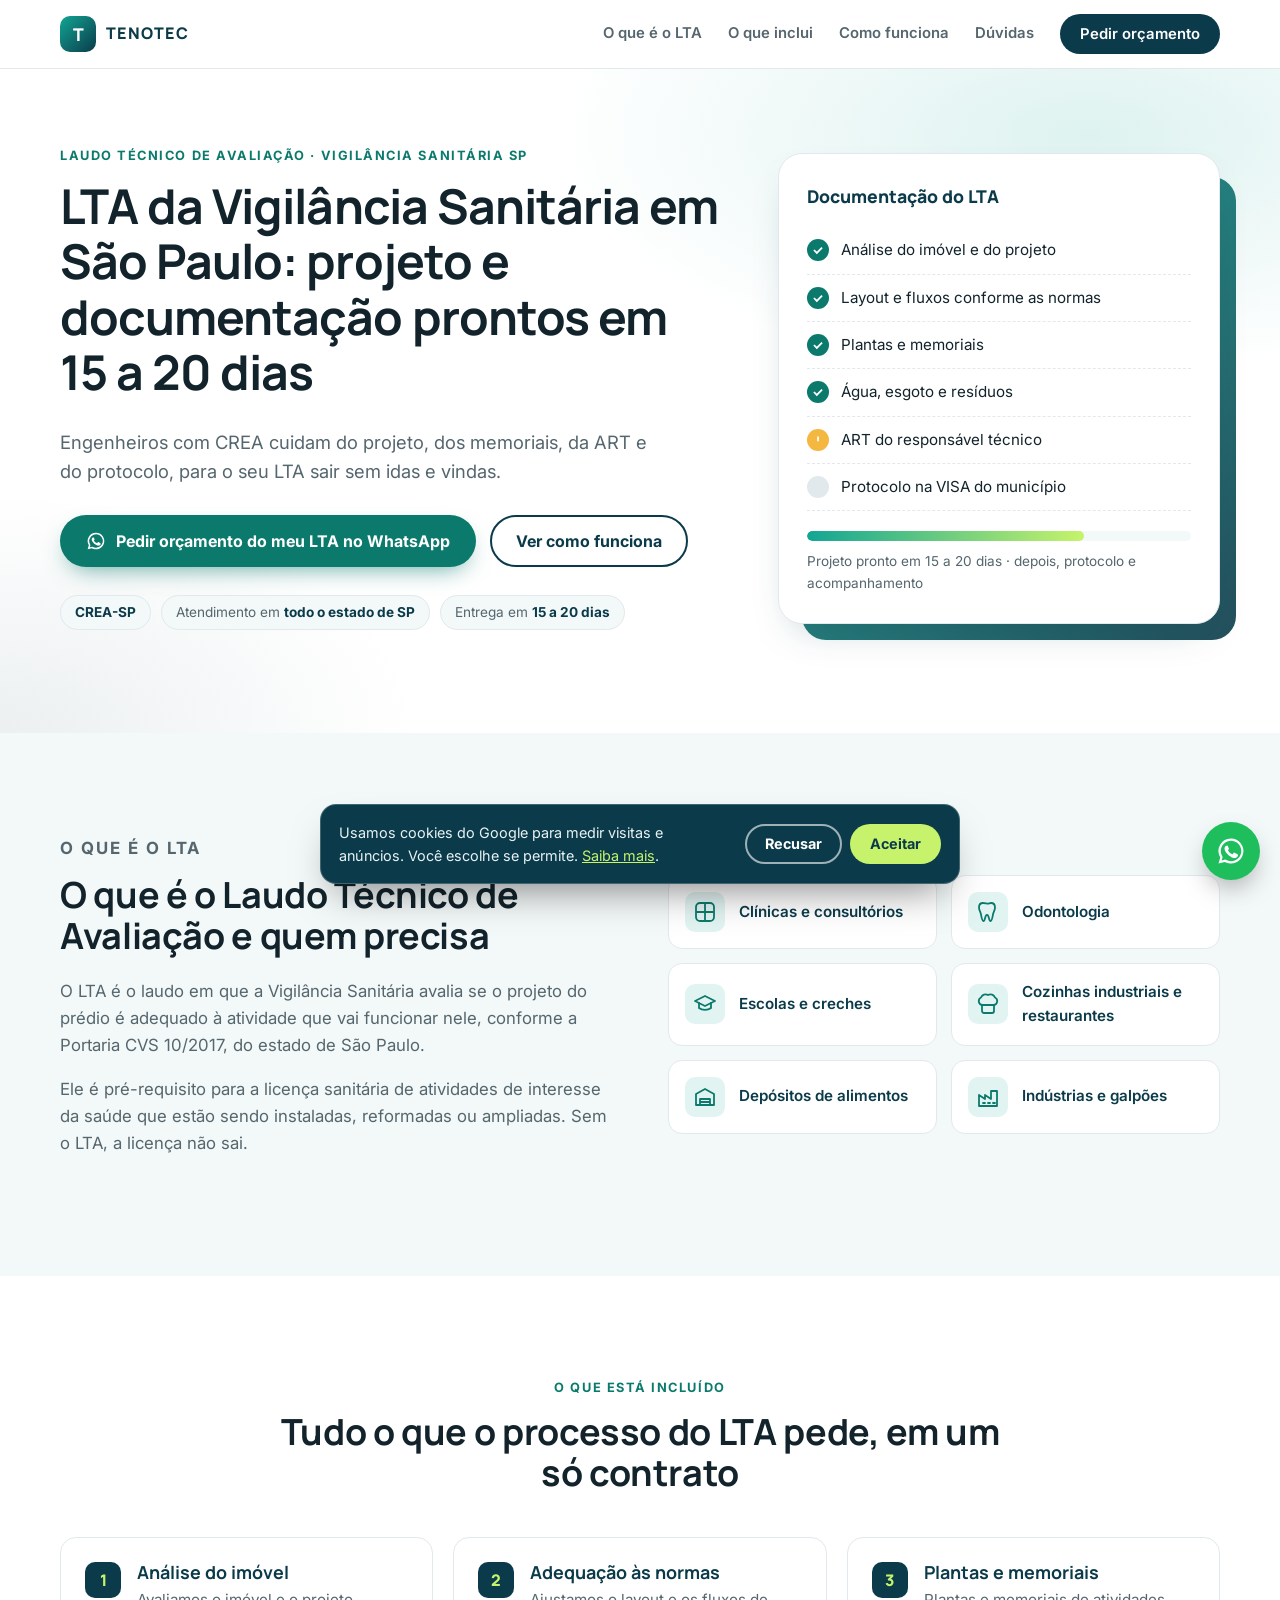
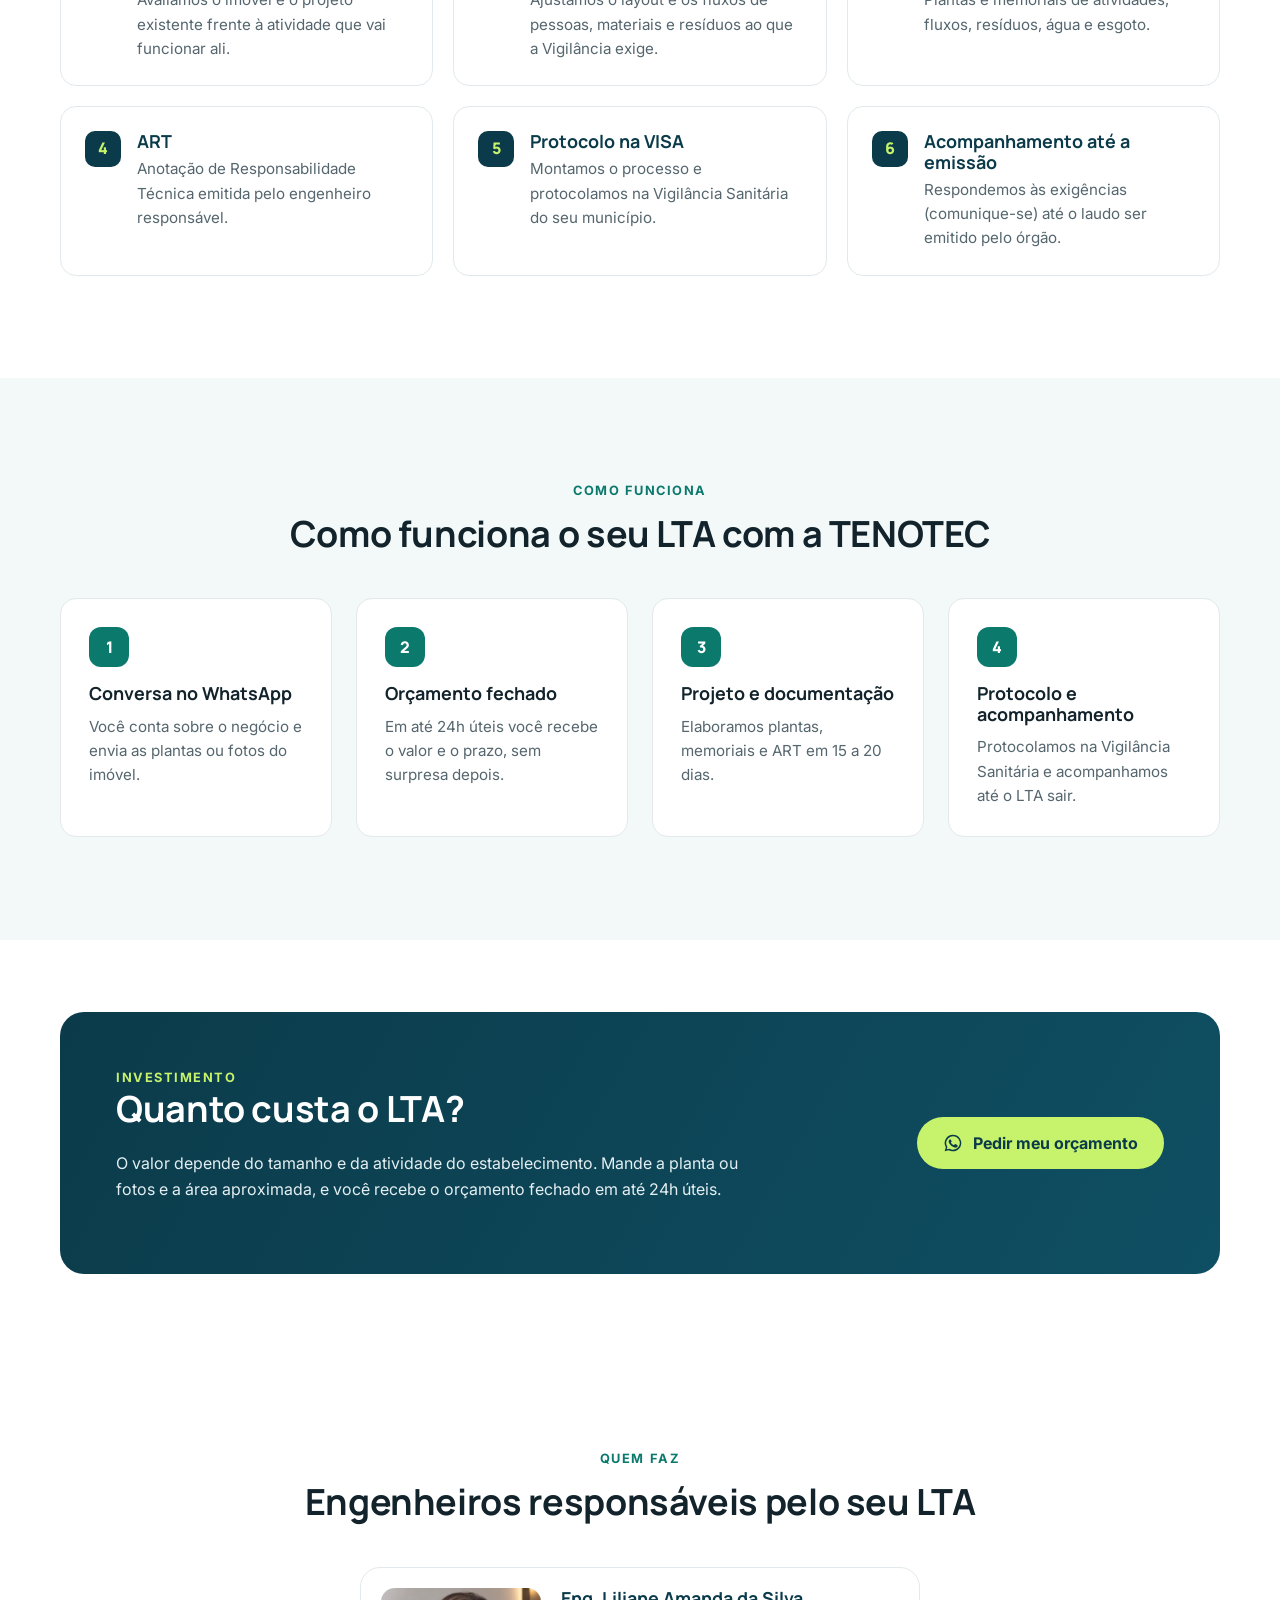
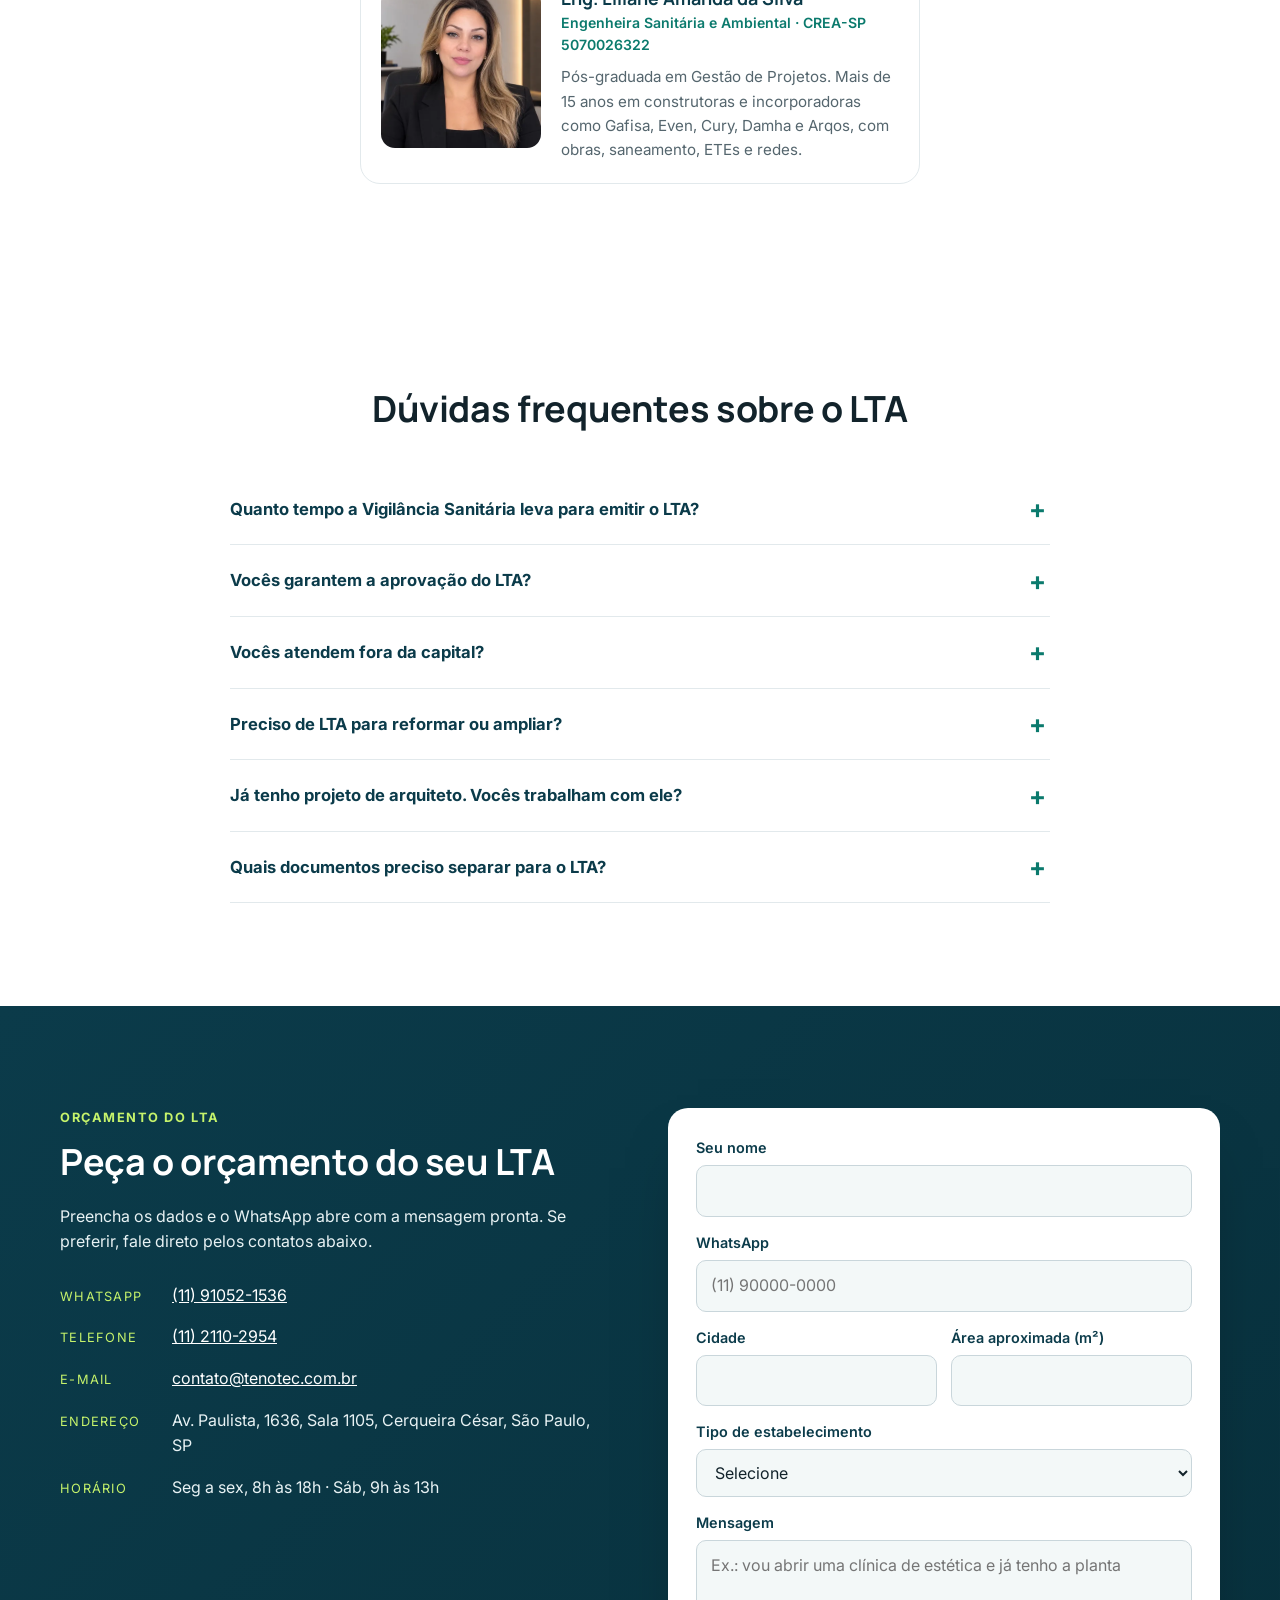
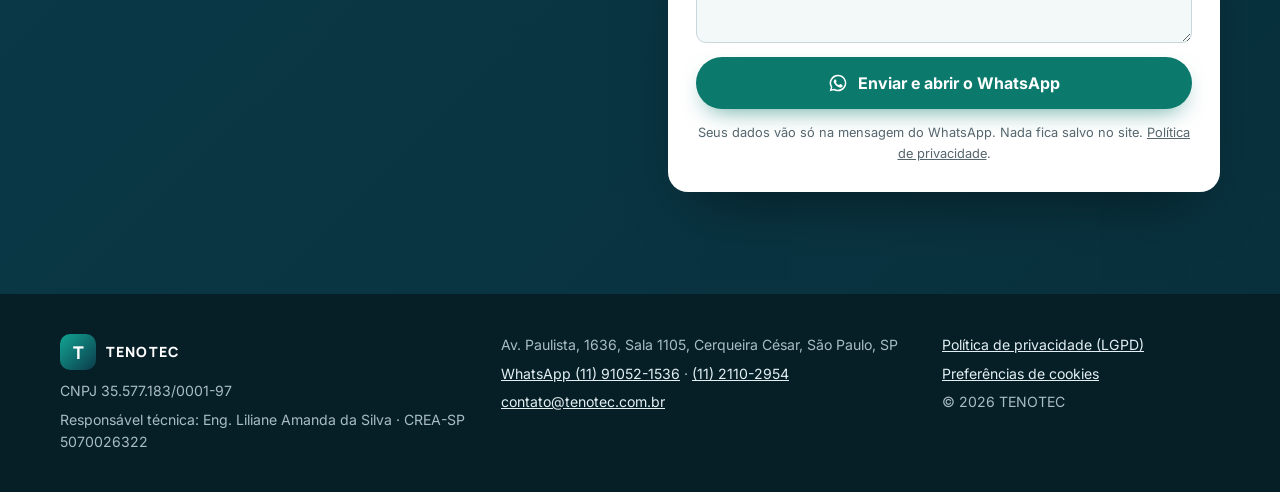
<file: index.html>
<!doctype html>
<html lang="pt-BR">
<head>
  <meta charset="utf-8">
  <meta name="viewport" content="width=device-width, initial-scale=1">
  <title>LTA Vigilância Sanitária SP | Laudo Técnico de Avaliação | TENOTEC</title>
  <meta name="description" content="LTA da Vigilância Sanitária em SP: projeto, memoriais, ART e protocolo feitos por engenheiros com CREA. Documentação pronta em 15 a 20 dias.">
  <link rel="canonical" href="https://lta.tenotec.com.br/">
  <meta name="robots" content="index, follow">
  <meta name="theme-color" content="#0b3b4a">

  <meta property="og:type" content="website">
  <meta property="og:locale" content="pt_BR">
  <meta property="og:site_name" content="TENOTEC">
  <meta property="og:url" content="https://lta.tenotec.com.br/">
  <meta property="og:title" content="LTA da Vigilância Sanitária em SP | TENOTEC">
  <meta property="og:description" content="Projeto, memoriais, ART e protocolo do Laudo Técnico de Avaliação feitos por engenheiros com CREA. Documentação em 15 a 20 dias.">
  <meta property="og:image" content="https://lta.tenotec.com.br/img/og-lta.jpg">
  <meta property="og:image:width" content="1200">
  <meta property="og:image:height" content="630">
  <meta property="og:image:alt" content="TENOTEC: LTA da Vigilância Sanitária em São Paulo">
  <meta name="twitter:card" content="summary_large_image">
  <meta name="twitter:title" content="LTA da Vigilância Sanitária em SP | TENOTEC">
  <meta name="twitter:description" content="Projeto, memoriais, ART e protocolo do LTA feitos por engenheiros com CREA. Documentação em 15 a 20 dias.">
  <meta name="twitter:image" content="https://lta.tenotec.com.br/img/og-lta.jpg">

  <link rel="icon" href="/favicon.svg" type="image/svg+xml">
  <link rel="preconnect" href="https://fonts.googleapis.com">
  <link rel="preconnect" href="https://fonts.gstatic.com" crossorigin>
  <link rel="preload" as="style" href="https://fonts.googleapis.com/css2?family=Inter:wght@400;600;700&family=Manrope:wght@700;800&display=swap" onload="this.onload=null;this.rel='stylesheet'">
  <noscript><link rel="stylesheet" href="https://fonts.googleapis.com/css2?family=Inter:wght@400;600;700&family=Manrope:wght@700;800&display=swap"></noscript>
  <link rel="stylesheet" href="/styles.css">

  <!-- IDs do Google ficam em config.js. Sem IDs, nada é carregado. -->
  <script src="/config.js"></script>
  <script src="/tracking.js"></script>

  <script type="application/ld+json">
  {
    "@context": "https://schema.org",
    "@type": "ProfessionalService",
    "@id": "https://lta.tenotec.com.br/#empresa",
    "name": "TENOTEC",
    "url": "https://lta.tenotec.com.br/",
    "image": "https://lta.tenotec.com.br/img/og-lta.jpg",
    "logo": "https://lta.tenotec.com.br/favicon.svg",
    "description": "Projeto e documentação para o Laudo Técnico de Avaliação (LTA) da Vigilância Sanitária no estado de São Paulo.",
    "telephone": "+55-11-2110-2954",
    "email": "contato@tenotec.com.br",
    "taxID": "35.577.183/0001-97",
    "address": {
      "@type": "PostalAddress",
      "streetAddress": "Av. Paulista, 1636, Sala 1105",
      "addressLocality": "São Paulo",
      "addressRegion": "SP",
      "postalCode": "01310-200",
      "addressCountry": "BR"
    },
    "openingHoursSpecification": [
      { "@type": "OpeningHoursSpecification", "dayOfWeek": ["Monday", "Tuesday", "Wednesday", "Thursday", "Friday"], "opens": "08:00", "closes": "18:00" },
      { "@type": "OpeningHoursSpecification", "dayOfWeek": "Saturday", "opens": "09:00", "closes": "13:00" }
    ],
    "areaServed": { "@type": "State", "name": "São Paulo (estado)" },
    "employee": {
      "@type": "Person",
      "name": "Liliane Amanda da Silva",
      "jobTitle": "Engenheira Sanitária e Ambiental",
      "identifier": "CREA-SP 5070026322"
    },
    "makesOffer": {
      "@type": "Offer",
      "itemOffered": {
        "@type": "Service",
        "name": "Laudo Técnico de Avaliação (LTA)",
        "serviceType": "Projeto e documentação para LTA da Vigilância Sanitária",
        "areaServed": { "@type": "State", "name": "São Paulo (estado)" }
      }
    }
  }
  </script>
  <script type="application/ld+json">
  {
    "@context": "https://schema.org",
    "@type": "FAQPage",
    "mainEntity": [
      { "@type": "Question", "name": "Quanto tempo a Vigilância Sanitária leva para emitir o LTA?",
        "acceptedAnswer": { "@type": "Answer", "text": "Depende do município e da fila de análise do órgão, por isso não prometemos prazo da Vigilância. Nossa parte, o projeto e a documentação, fica pronta em 15 a 20 dias. Depois do protocolo, acompanhamos o processo e respondemos às exigências até a emissão do laudo." } },
      { "@type": "Question", "name": "Vocês garantem a aprovação do LTA?",
        "acceptedAnswer": { "@type": "Answer", "text": "Não. Quem analisa e emite o Laudo Técnico de Avaliação é a Vigilância Sanitária, estadual ou municipal. Garantimos projeto e documentação feitos conforme as normas e o atendimento a todas as exigências do processo." } },
      { "@type": "Question", "name": "Vocês atendem fora da capital?",
        "acceptedAnswer": { "@type": "Answer", "text": "Sim. Atendemos todo o estado de São Paulo. Boa parte do trabalho é feita a partir de plantas e fotos, e fazemos visita presencial quando o caso pede." } },
      { "@type": "Question", "name": "Preciso de LTA para reformar ou ampliar?",
        "acceptedAnswer": { "@type": "Answer", "text": "Na maioria dos casos, sim. Para atividades de interesse da saúde, o LTA é exigido na instalação, na reforma e na ampliação do estabelecimento. Conte o que vai mudar no imóvel e dizemos se o seu caso precisa." } },
      { "@type": "Question", "name": "Já tenho projeto de arquiteto. Vocês trabalham com ele?",
        "acceptedAnswer": { "@type": "Answer", "text": "Sim. Partimos do projeto existente e fazemos as adequações de layout e fluxos que a Vigilância exige, além dos memoriais, da ART e do protocolo. Arquitetos e contadores também nos indicam para cuidar dessa parte." } },
      { "@type": "Question", "name": "Quais documentos preciso separar para o LTA?",
        "acceptedAnswer": { "@type": "Answer", "text": "Para o orçamento, basta a planta do imóvel (se tiver) ou fotos dos ambientes, o endereço, a área aproximada e a atividade do negócio. Para o processo, pedimos CNPJ e CNAE, dados do imóvel e a descrição do que funciona em cada ambiente. Enviamos a lista completa junto com o orçamento." } }
    ]
  }
  </script>
</head>
<body data-segmento="" data-cidade="">

<a class="skip-link" href="#conteudo">Pular para o conteúdo</a>

<header class="topbar" id="topo">
  <div class="container topbar__inner">
    <a href="#topo" class="brand" aria-label="TENOTEC, voltar ao início">
      <span class="brand__mark" aria-hidden="true">T</span>
      <span class="brand__name">TENOTEC</span>
    </a>
    <nav class="nav" aria-label="Principal">
      <a href="#o-que-e">O que é o LTA</a>
      <a href="#incluido">O que inclui</a>
      <a href="#como-funciona">Como funciona</a>
      <a href="#faq">Dúvidas</a>
      <a href="#orcamento" class="btn btn--small">Pedir orçamento</a>
    </nav>
    <button class="menu-toggle" type="button" aria-label="Abrir menu" aria-expanded="false" aria-controls="mobile-nav">
      <span></span><span></span><span></span>
    </button>
  </div>
  <nav class="mobile-nav" id="mobile-nav" aria-label="Menu">
    <a href="#o-que-e">O que é o LTA</a>
    <a href="#incluido">O que inclui</a>
    <a href="#como-funciona">Como funciona</a>
    <a href="#investimento">Investimento</a>
    <a href="#faq">Dúvidas</a>
    <a href="#orcamento">Pedir orçamento</a>
  </nav>
</header>

<main id="conteudo">

  <!-- 1. HERO -->
  <section class="hero">
    <div class="container hero__grid">
      <div class="hero__text">
        <p class="eyebrow">Laudo Técnico de Avaliação · Vigilância Sanitária SP</p>
        <h1>LTA da Vigilância Sanitária em São Paulo: projeto e documentação prontos em 15 a 20 dias</h1>
        <p class="lead">Engenheiros com CREA cuidam do projeto, dos memoriais, da ART e do protocolo, para o seu LTA sair sem idas e vindas.</p>
        <div class="hero__cta">
          <a class="btn btn--primary" href="https://wa.me/5511910521536" data-wa data-cta="hero" target="_blank" rel="noopener">
            <svg viewBox="0 0 24 24" aria-hidden="true"><use href="#i-wa"/></svg>
            Pedir orçamento do meu LTA no WhatsApp
          </a>
          <a class="btn btn--ghost" href="#como-funciona">Ver como funciona</a>
        </div>
        <ul class="hero__badges" aria-label="Diferenciais">
          <li><strong>CREA-SP</strong></li>
          <li>Atendimento em <strong>todo o estado de SP</strong></li>
          <li>Entrega em <strong>15 a 20 dias</strong></li>
        </ul>
      </div>
      <div class="hero__card" aria-hidden="true">
        <div class="checklist">
          <p class="checklist__title">Documentação do LTA</p>
          <ul>
            <li class="ok">Análise do imóvel e do projeto</li>
            <li class="ok">Layout e fluxos conforme as normas</li>
            <li class="ok">Plantas e memoriais</li>
            <li class="ok">Água, esgoto e resíduos</li>
            <li class="warn">ART do responsável técnico</li>
            <li class="todo">Protocolo na VISA do município</li>
          </ul>
          <div class="checklist__bar"><span style="width:72%"></span></div>
          <p class="checklist__foot">Projeto pronto em 15 a 20 dias · depois, protocolo e acompanhamento</p>
        </div>
      </div>
    </div>
  </section>

  <!-- 2. O QUE É -->
  <section class="what" id="o-que-e">
    <div class="container what__grid">
      <div>
        <p class="eyebrow">O que é o LTA</p>
        <h2>O que é o Laudo Técnico de Avaliação e quem precisa</h2>
        <p>O LTA é o laudo em que a Vigilância Sanitária avalia se o projeto do prédio é adequado à atividade que vai funcionar nele, conforme a Portaria CVS 10/2017, do estado de São Paulo.</p>
        <p>Ele é pré-requisito para a licença sanitária de atividades de interesse da saúde que estão sendo instaladas, reformadas ou ampliadas. Sem o LTA, a licença não sai.</p>
      </div>
      <ul class="segments" aria-label="Estabelecimentos que precisam de LTA">
        <li><svg viewBox="0 0 24 24" aria-hidden="true"><path d="M12 4v16M4 12h16"/><rect x="3" y="3" width="18" height="18" rx="4"/></svg>Clínicas e consultórios</li>
        <li><svg viewBox="0 0 24 24" aria-hidden="true"><path d="M7 3c-2.5 0-4 2-4 4.5 0 3 1.5 4 2 7 .5 3 1 6.5 2.5 6.5S9 17 10 15.5c.5-.8 1.5-.8 2 0 1 1.5 1 5.5 2.5 5.5s2-3.5 2.5-6.5c.5-3 2-4 2-7C19 5 17.5 3 15 3c-1.5 0-2 .7-3 .7S8.5 3 7 3z"/></svg>Odontologia</li>
        <li><svg viewBox="0 0 24 24" aria-hidden="true"><path d="M2 9l10-5 10 5-10 5z"/><path d="M6 11v5c3 2.5 9 2.5 12 0v-5"/></svg>Escolas e creches</li>
        <li><svg viewBox="0 0 24 24" aria-hidden="true"><path d="M6 13h12v6a2 2 0 0 1-2 2H8a2 2 0 0 1-2-2z"/><path d="M6 13a4 4 0 0 1-1-7.5A5 5 0 0 1 12 3a5 5 0 0 1 7 2.5A4 4 0 0 1 18 13"/></svg>Cozinhas industriais e restaurantes</li>
        <li><svg viewBox="0 0 24 24" aria-hidden="true"><path d="M3 9l9-5 9 5v11H3z"/><path d="M7 20v-6h10v6M7 17h10"/></svg>Depósitos de alimentos</li>
        <li><svg viewBox="0 0 24 24" aria-hidden="true"><path d="M3 21V10l6 4V10l6 4V6h6v15z"/><path d="M7 18h2M12 18h2M17 18h2"/></svg>Indústrias e galpões</li>
      </ul>
    </div>
  </section>

  <!-- 3. O QUE ESTÁ INCLUÍDO -->
  <section class="services" id="incluido">
    <div class="container">
      <p class="eyebrow center">O que está incluído</p>
      <h2 class="section-title">Tudo o que o processo do LTA pede, em um só contrato</h2>
      <ol class="included">
        <li><span class="included__n">1</span><div><h3>Análise do imóvel</h3><p>Avaliamos o imóvel e o projeto existente frente à atividade que vai funcionar ali.</p></div></li>
        <li><span class="included__n">2</span><div><h3>Adequação às normas</h3><p>Ajustamos o layout e os fluxos de pessoas, materiais e resíduos ao que a Vigilância exige.</p></div></li>
        <li><span class="included__n">3</span><div><h3>Plantas e memoriais</h3><p>Plantas e memoriais de atividades, fluxos, resíduos, água e esgoto.</p></div></li>
        <li><span class="included__n">4</span><div><h3>ART</h3><p>Anotação de Responsabilidade Técnica emitida pelo engenheiro responsável.</p></div></li>
        <li><span class="included__n">5</span><div><h3>Protocolo na VISA</h3><p>Montamos o processo e protocolamos na Vigilância Sanitária do seu município.</p></div></li>
        <li><span class="included__n">6</span><div><h3>Acompanhamento até a emissão</h3><p>Respondemos às exigências (comunique-se) até o laudo ser emitido pelo órgão.</p></div></li>
      </ol>
      <!-- PENDENTE: confirmar a garantia com a TENOTEC antes de exibir -->
      <p class="guarantee pending" data-pending="Garantia de ajustes sem custo">
        <svg viewBox="0 0 24 24" aria-hidden="true"><path d="M9 11l2 2 4-4M12 3l7 3v5c0 4.5-3 8.5-7 10-4-1.5-7-5.5-7-10V6l7-3z"/></svg>
        Se a Vigilância pedir ajustes no projeto que entregamos, fazemos sem custo adicional.
      </p>
    </div>
  </section>

  <!-- 4. COMO FUNCIONA -->
  <section class="steps" id="como-funciona">
    <div class="container">
      <p class="eyebrow center">Como funciona</p>
      <h2 class="section-title">Como funciona o seu LTA com a TENOTEC</h2>
      <ol class="steps__list">
        <li><span class="step__n">1</span><h3>Conversa no WhatsApp</h3><p>Você conta sobre o negócio e envia as plantas ou fotos do imóvel.</p></li>
        <li><span class="step__n">2</span><h3>Orçamento fechado</h3><p>Em até 24h úteis você recebe o valor e o prazo, sem surpresa depois.</p></li>
        <li><span class="step__n">3</span><h3>Projeto e documentação</h3><p>Elaboramos plantas, memoriais e ART em 15 a 20 dias.</p></li>
        <li><span class="step__n">4</span><h3>Protocolo e acompanhamento</h3><p>Protocolamos na Vigilância Sanitária e acompanhamos até o LTA sair.</p></li>
      </ol>
    </div>
  </section>

  <!-- 5. INVESTIMENTO -->
  <section class="invest" id="investimento">
    <div class="container invest__box">
      <div>
        <p class="eyebrow light">Investimento</p>
        <h2>Quanto custa o LTA?</h2>
        <p>O valor depende do tamanho e da atividade do estabelecimento. Mande a planta ou fotos e a área aproximada, e você recebe o orçamento fechado em até 24h úteis.</p>
        <!-- PENDENTE: confirmar preço e forma de pagamento com a TENOTEC antes de exibir -->
        <ul class="invest__list">
          <li class="pending" data-pending="Preço a partir de">Consultórios a partir de <strong>R$ 3.000</strong>.</li>
          <li class="pending" data-pending="Forma de pagamento">Pagamento em duas partes: <strong>50% na contratação e 50% na entrega</strong>.</li>
        </ul>
      </div>
      <a class="btn btn--lime" href="https://wa.me/5511910521536" data-wa data-cta="investimento" target="_blank" rel="noopener">
        <svg viewBox="0 0 24 24" aria-hidden="true"><use href="#i-wa"/></svg>
        Pedir meu orçamento
      </a>
    </div>
  </section>

  <!-- 6. QUEM FAZ -->
  <section class="team" id="quem-faz">
    <div class="container">
      <p class="eyebrow center">Quem faz</p>
      <h2 class="section-title">Engenheiros responsáveis pelo seu LTA</h2>
      <div class="team__grid">
        <article class="person">
          <picture>
            <source srcset="/img/liliane.webp" type="image/webp">
            <img src="/liliane.jpg" alt="Eng. Liliane Amanda da Silva" width="480" height="480" loading="lazy" decoding="async">
          </picture>
          <div class="person__body">
            <h3>Eng. Liliane Amanda da Silva</h3>
            <p class="person__role">Engenheira Sanitária e Ambiental · CREA-SP 5070026322</p>
            <p>Pós-graduada em Gestão de Projetos. Mais de 15 anos em construtoras e incorporadoras como Gafisa, Even, Cury, Damha e Arqos, com obras, saneamento, ETEs e redes.</p>
          </div>
        </article>
        <!-- PENDENTE: foto, formação, CREA e experiência do Marcelo -->
        <article class="person pending" data-pending="Segundo engenheiro">
          <div class="person__photo-placeholder" role="img" aria-label="Foto do engenheiro">M</div>
          <div class="person__body">
            <h3>Eng. Marcelo [sobrenome]</h3>
            <p class="person__role">[Formação] · CREA-SP [número]</p>
            <p>[Duas linhas sobre a experiência.]</p>
          </div>
        </article>
      </div>
    </div>
  </section>

  <!-- 7. PROVA SOCIAL (PENDENTE: depoimentos reais) -->
  <section class="proof pending" data-pending="Depoimentos e projetos atendidos" id="depoimentos">
    <div class="container">
      <p class="eyebrow center">Quem já fez o LTA com a gente</p>
      <h2 class="section-title">O que dizem nossos clientes</h2>
      <div class="proof__grid">
        <figure class="quote"><blockquote>"[Depoimento real do cliente.]"</blockquote><figcaption><strong>[Nome]</strong>, [tipo de estabelecimento], [cidade]</figcaption></figure>
        <figure class="quote"><blockquote>"[Depoimento real do cliente.]"</blockquote><figcaption><strong>[Nome]</strong>, [tipo de estabelecimento], [cidade]</figcaption></figure>
        <figure class="quote"><blockquote>"[Depoimento real do cliente.]"</blockquote><figcaption><strong>[Nome]</strong>, [tipo de estabelecimento], [cidade]</figcaption></figure>
      </div>
      <ul class="projects" aria-label="Projetos atendidos">
        <li>[Clínica odontológica · cidade]</li>
        <li>[Escola infantil · cidade]</li>
        <li>[Cozinha industrial · cidade]</li>
      </ul>
    </div>
  </section>

  <!-- 8. FAQ -->
  <section class="faq" id="faq">
    <div class="container faq__inner">
      <h2 class="section-title">Dúvidas frequentes sobre o LTA</h2>
      <details>
        <summary>Quanto tempo a Vigilância Sanitária leva para emitir o LTA?</summary>
        <p>Depende do município e da fila de análise do órgão, por isso não prometemos prazo da Vigilância. Nossa parte, o projeto e a documentação, fica pronta em 15 a 20 dias. Depois do protocolo, acompanhamos o processo e respondemos às exigências até a emissão do laudo.</p>
      </details>
      <details>
        <summary>Vocês garantem a aprovação do LTA?</summary>
        <p>Não. Quem analisa e emite o Laudo Técnico de Avaliação é a Vigilância Sanitária, estadual ou municipal. Garantimos projeto e documentação feitos conforme as normas e o atendimento a todas as exigências do processo.</p>
      </details>
      <details>
        <summary>Vocês atendem fora da capital?</summary>
        <p>Sim. Atendemos todo o estado de São Paulo. Boa parte do trabalho é feita a partir de plantas e fotos, e fazemos visita presencial quando o caso pede.</p>
      </details>
      <details>
        <summary>Preciso de LTA para reformar ou ampliar?</summary>
        <p>Na maioria dos casos, sim. Para atividades de interesse da saúde, o LTA é exigido na instalação, na reforma e na ampliação do estabelecimento. Conte o que vai mudar no imóvel e dizemos se o seu caso precisa.</p>
      </details>
      <details>
        <summary>Já tenho projeto de arquiteto. Vocês trabalham com ele?</summary>
        <p>Sim. Partimos do projeto existente e fazemos as adequações de layout e fluxos que a Vigilância exige, além dos memoriais, da ART e do protocolo. Arquitetos e contadores também nos indicam para cuidar dessa parte.</p>
      </details>
      <details>
        <summary>Quais documentos preciso separar para o LTA?</summary>
        <p>Para o orçamento, basta a planta do imóvel (se tiver) ou fotos dos ambientes, o endereço, a área aproximada e a atividade do negócio. Para o processo, pedimos CNPJ e CNAE, dados do imóvel e a descrição do que funciona em cada ambiente. Enviamos a lista completa junto com o orçamento.</p>
      </details>
    </div>
  </section>

  <!-- 9. CTA FINAL + FORMULÁRIO -->
  <section class="contact" id="orcamento">
    <div class="container contact__grid">
      <div class="contact__info">
        <p class="eyebrow light">Orçamento do LTA</p>
        <h2>Peça o orçamento do seu LTA</h2>
        <p>Preencha os dados e o WhatsApp abre com a mensagem pronta. Se preferir, fale direto pelos contatos abaixo.</p>
        <ul class="contact__list">
          <li><span>WhatsApp</span><a href="https://wa.me/5511910521536" data-wa data-cta="contato" target="_blank" rel="noopener">(11) 91052-1536</a></li>
          <li><span>Telefone</span><a href="tel:+551121102954" data-tel data-cta="contato">(11) 2110-2954</a></li>
          <li><span>E-mail</span><a href="mailto:contato@tenotec.com.br">contato@tenotec.com.br</a></li>
          <li><span>Endereço</span>Av. Paulista, 1636, Sala 1105, Cerqueira César, São Paulo, SP</li>
          <li><span>Horário</span>Seg a sex, 8h às 18h · Sáb, 9h às 13h</li>
        </ul>
      </div>

      <form class="contact__form" id="lead-form" novalidate>
        <div class="field">
          <label for="f-nome">Seu nome</label>
          <input id="f-nome" type="text" name="nome" required autocomplete="name">
        </div>
        <div class="field">
          <label for="f-whats">WhatsApp</label>
          <input id="f-whats" type="tel" name="whatsapp" required autocomplete="tel" inputmode="tel" placeholder="(11) 90000-0000">
        </div>
        <div class="field-row">
          <div class="field">
            <label for="f-cidade">Cidade</label>
            <input id="f-cidade" type="text" name="cidade" required autocomplete="address-level2">
          </div>
          <div class="field">
            <label for="f-area">Área aproximada (m²)</label>
            <input id="f-area" type="number" name="area" min="1" inputmode="numeric">
          </div>
        </div>
        <div class="field">
          <label for="f-tipo">Tipo de estabelecimento</label>
          <select id="f-tipo" name="tipo" required>
            <option value="">Selecione</option>
            <option>Clínica ou consultório</option>
            <option>Odontologia</option>
            <option>Escola ou creche</option>
            <option>Cozinha industrial ou restaurante</option>
            <option>Depósito de alimentos</option>
            <option>Indústria ou galpão</option>
            <option>Outro</option>
          </select>
        </div>
        <div class="field">
          <label for="f-msg">Mensagem</label>
          <textarea id="f-msg" name="mensagem" rows="3" placeholder="Ex.: vou abrir uma clínica de estética e já tenho a planta"></textarea>
        </div>
        <p class="form__error" id="form-error" role="alert" hidden>Preencha nome, WhatsApp, cidade e tipo de estabelecimento.</p>
        <button type="submit" class="btn btn--primary btn--block">
          <svg viewBox="0 0 24 24" aria-hidden="true"><use href="#i-wa"/></svg>
          Enviar e abrir o WhatsApp
        </button>
        <p class="form__note">Seus dados vão só na mensagem do WhatsApp. Nada fica salvo no site. <a href="/privacidade">Política de privacidade</a>.</p>
      </form>
    </div>
  </section>

</main>

<!-- 10. RODAPÉ -->
<footer class="footer">
  <div class="container footer__grid">
    <div>
      <span class="brand brand--footer"><span class="brand__mark" aria-hidden="true">T</span><span class="brand__name">TENOTEC</span></span>
      <p>CNPJ 35.577.183/0001-97</p>
      <p>Responsável técnica: Eng. Liliane Amanda da Silva · CREA-SP 5070026322</p>
    </div>
    <div>
      <p>Av. Paulista, 1636, Sala 1105, Cerqueira César, São Paulo, SP</p>
      <p><a href="https://wa.me/5511910521536" data-wa data-cta="rodape" target="_blank" rel="noopener">WhatsApp (11) 91052-1536</a> · <a href="tel:+551121102954" data-tel data-cta="rodape">(11) 2110-2954</a></p>
      <p><a href="mailto:contato@tenotec.com.br">contato@tenotec.com.br</a></p>
    </div>
    <div>
      <p><a href="/privacidade">Política de privacidade (LGPD)</a></p>
      <p><button type="button" class="linklike" data-open-consent>Preferências de cookies</button></p>
      <p>© <span id="ano">2026</span> TENOTEC</p>
    </div>
  </div>
</footer>

<!-- WhatsApp flutuante (desktop) e barra fixa (celular) -->
<a class="wa-float" href="https://wa.me/5511910521536" data-wa data-cta="flutuante" target="_blank" rel="noopener" aria-label="Pedir orçamento do LTA no WhatsApp">
  <svg viewBox="0 0 24 24" aria-hidden="true"><use href="#i-wa"/></svg>
</a>
<div class="mobile-bar">
  <a href="https://wa.me/5511910521536" data-wa data-cta="barra-celular" target="_blank" rel="noopener">
    <svg viewBox="0 0 24 24" aria-hidden="true"><use href="#i-wa"/></svg>
    Orçamento no WhatsApp
  </a>
</div>

<!-- Banner de cookies (Consent Mode v2) -->
<div class="consent" id="consent" role="dialog" aria-live="polite" aria-label="Uso de cookies" hidden>
  <p>Usamos cookies do Google para medir visitas e anúncios. Você escolhe se permite. <a href="/privacidade#cookies">Saiba mais</a>.</p>
  <div class="consent__actions">
    <button type="button" class="btn btn--small btn--ghost-light" data-consent="denied">Recusar</button>
    <button type="button" class="btn btn--small btn--accept" data-consent="granted">Aceitar</button>
  </div>
</div>

<svg width="0" height="0" style="position:absolute" aria-hidden="true">
  <symbol id="i-wa" viewBox="0 0 24 24"><path d="M12 2a10 10 0 0 0-8.6 15.1L2 22l5-1.3A10 10 0 1 0 12 2Zm0 18.2a8.2 8.2 0 0 1-4.2-1.2l-.3-.2-3 .8.8-2.9-.2-.3A8.2 8.2 0 1 1 12 20.2Zm4.5-6.1c-.2-.1-1.5-.7-1.7-.8-.2-.1-.4-.1-.6.1l-.8 1c-.1.2-.3.2-.5.1a6.7 6.7 0 0 1-3.3-2.9c-.2-.4.2-.4.7-1.3.1-.2 0-.3 0-.4l-.8-1.8c-.2-.5-.4-.4-.6-.4h-.5a1 1 0 0 0-.7.3 3 3 0 0 0-.9 2.2 5.2 5.2 0 0 0 1.1 2.7 11.8 11.8 0 0 0 4.5 4c1.7.7 2.3.8 3.2.6a2.7 2.7 0 0 0 1.8-1.3 2.2 2.2 0 0 0 .2-1.3c-.1-.1-.3-.2-.5-.3Z"/></symbol>
</svg>

<script src="/script.js" defer></script>
</body>
</html>
</file>
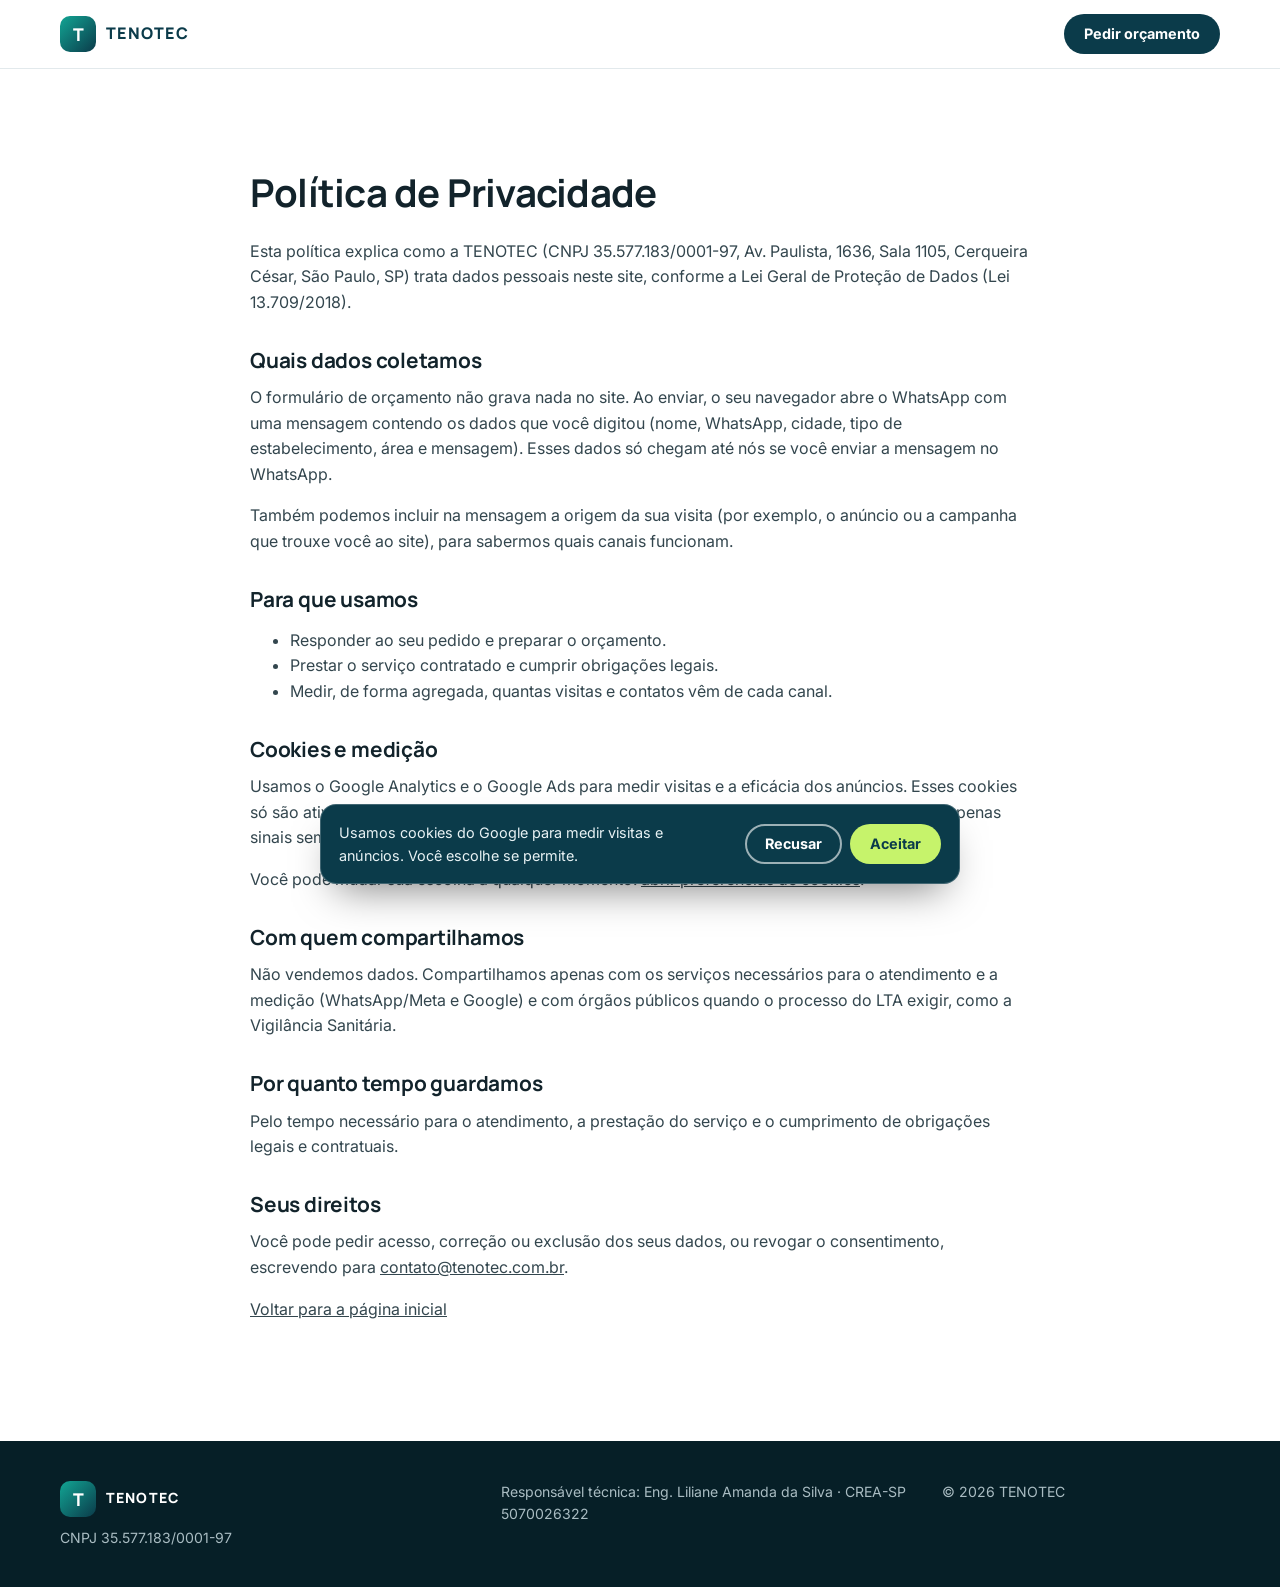
<file: privacidade.html>
<!doctype html>
<html lang="pt-BR">
<head>
  <meta charset="utf-8">
  <meta name="viewport" content="width=device-width, initial-scale=1">
  <title>Política de Privacidade | TENOTEC</title>
  <meta name="description" content="Como a TENOTEC trata dados pessoais e cookies neste site, conforme a LGPD.">
  <link rel="canonical" href="https://lta.tenotec.com.br/privacidade">
  <meta name="theme-color" content="#0b3b4a">
  <link rel="icon" href="/favicon.svg" type="image/svg+xml">
  <link rel="preconnect" href="https://fonts.googleapis.com">
  <link rel="preconnect" href="https://fonts.gstatic.com" crossorigin>
  <link rel="preload" as="style" href="https://fonts.googleapis.com/css2?family=Inter:wght@400;600;700&family=Manrope:wght@700;800&display=swap" onload="this.onload=null;this.rel='stylesheet'">
  <noscript><link rel="stylesheet" href="https://fonts.googleapis.com/css2?family=Inter:wght@400;600;700&family=Manrope:wght@700;800&display=swap"></noscript>
  <link rel="stylesheet" href="/styles.css">
  <script src="/config.js"></script>
  <script src="/tracking.js"></script>
</head>
<body>

<header class="topbar">
  <div class="container topbar__inner">
    <a href="/" class="brand" aria-label="TENOTEC, página inicial">
      <span class="brand__mark" aria-hidden="true">T</span>
      <span class="brand__name">TENOTEC</span>
    </a>
    <a href="/#orcamento" class="btn btn--small">Pedir orçamento</a>
  </div>
</header>

<main id="conteudo">
  <section>
    <div class="container doc">
      <h1>Política de Privacidade</h1>
      <p>Esta política explica como a TENOTEC (CNPJ 35.577.183/0001-97, Av. Paulista, 1636, Sala 1105, Cerqueira César, São Paulo, SP) trata dados pessoais neste site, conforme a Lei Geral de Proteção de Dados (Lei 13.709/2018).</p>

      <h2>Quais dados coletamos</h2>
      <p>O formulário de orçamento não grava nada no site. Ao enviar, o seu navegador abre o WhatsApp com uma mensagem contendo os dados que você digitou (nome, WhatsApp, cidade, tipo de estabelecimento, área e mensagem). Esses dados só chegam até nós se você enviar a mensagem no WhatsApp.</p>
      <p>Também podemos incluir na mensagem a origem da sua visita (por exemplo, o anúncio ou a campanha que trouxe você ao site), para sabermos quais canais funcionam.</p>

      <h2>Para que usamos</h2>
      <ul>
        <li>Responder ao seu pedido e preparar o orçamento.</li>
        <li>Prestar o serviço contratado e cumprir obrigações legais.</li>
        <li>Medir, de forma agregada, quantas visitas e contatos vêm de cada canal.</li>
      </ul>

      <h2 id="cookies">Cookies e medição</h2>
      <p>Usamos o Google Analytics e o Google Ads para medir visitas e a eficácia dos anúncios. Esses cookies só são ativados se você clicar em "Aceitar" no aviso de cookies. Se recusar, o Google recebe apenas sinais sem cookies e sem identificação, conforme o Modo de Consentimento do Google.</p>
      <p>Você pode mudar sua escolha a qualquer momento: <button type="button" class="linklike" data-open-consent>abrir preferências de cookies</button>.</p>

      <h2>Com quem compartilhamos</h2>
      <p>Não vendemos dados. Compartilhamos apenas com os serviços necessários para o atendimento e a medição (WhatsApp/Meta e Google) e com órgãos públicos quando o processo do LTA exigir, como a Vigilância Sanitária.</p>

      <h2>Por quanto tempo guardamos</h2>
      <p>Pelo tempo necessário para o atendimento, a prestação do serviço e o cumprimento de obrigações legais e contratuais.</p>

      <h2>Seus direitos</h2>
      <p>Você pode pedir acesso, correção ou exclusão dos seus dados, ou revogar o consentimento, escrevendo para <a href="mailto:contato@tenotec.com.br">contato@tenotec.com.br</a>.</p>

      <p><a href="/">Voltar para a página inicial</a></p>
    </div>
  </section>
</main>

<footer class="footer">
  <div class="container footer__grid">
    <div>
      <span class="brand brand--footer"><span class="brand__mark" aria-hidden="true">T</span><span class="brand__name">TENOTEC</span></span>
      <p>CNPJ 35.577.183/0001-97</p>
    </div>
    <div><p>Responsável técnica: Eng. Liliane Amanda da Silva · CREA-SP 5070026322</p></div>
    <div><p>© <span id="ano">2026</span> TENOTEC</p></div>
  </div>
</footer>

<div class="consent" id="consent" role="dialog" aria-live="polite" aria-label="Uso de cookies" hidden>
  <p>Usamos cookies do Google para medir visitas e anúncios. Você escolhe se permite.</p>
  <div class="consent__actions">
    <button type="button" class="btn btn--small btn--ghost-light" data-consent="denied">Recusar</button>
    <button type="button" class="btn btn--small btn--accept" data-consent="granted">Aceitar</button>
  </div>
</div>

<script src="/script.js" defer></script>
</body>
</html>
</file>
<file: styles.css>
:root {
  --navy: #0b3b4a;
  --navy-2: #0f4f63;
  --teal: #12a594;          /* decorativo */
  --teal-dark: #0b7a6d;     /* texto e botões (contraste AA) */
  --teal-darker: #09665b;
  --lime: #c6f36b;
  --ink: #12232b;
  --muted: #55666e;
  --line: #e2e9ec;
  --bg: #ffffff;
  --bg-soft: #f3f8f8;
  --focus: #f4b740;
  --radius: 16px;
  --shadow: 0 18px 40px -20px rgba(11, 59, 74, .35);
  --font-head: "Manrope", system-ui, -apple-system, "Segoe UI", sans-serif;
  --font-body: "Inter", system-ui, -apple-system, "Segoe UI", sans-serif;
}

*, *::before, *::after { box-sizing: border-box; }
html { scroll-behavior: smooth; scroll-padding-top: 80px; }
body {
  margin: 0;
  font-family: var(--font-body);
  color: var(--ink);
  background: var(--bg);
  line-height: 1.6;
  -webkit-font-smoothing: antialiased;
}
img, svg { display: block; max-width: 100%; }
img { height: auto; }
a { color: inherit; }
h1, h2, h3 { font-family: var(--font-head); line-height: 1.15; margin: 0 0 .6em; }
h1 { font-size: clamp(1.9rem, 4.2vw, 3rem); letter-spacing: -.02em; }
h2 { font-size: clamp(1.5rem, 3vw, 2.25rem); letter-spacing: -.01em; }
h3 { font-size: 1.12rem; }
p { margin: 0 0 1em; }

:focus-visible { outline: 3px solid var(--focus); outline-offset: 3px; border-radius: 6px; }
.skip-link {
  position: absolute; left: 16px; top: -60px; z-index: 100; background: var(--navy); color: #fff;
  padding: 10px 16px; border-radius: 8px; text-decoration: none; font-weight: 600;
}
.skip-link:focus { top: 12px; }

.container { width: min(1160px, 100% - 32px); margin-inline: auto; }
section { padding: clamp(56px, 8vw, 104px) 0; }
.section-title { text-align: center; max-width: 760px; margin: 0 auto 44px; }
.eyebrow {
  font-size: .8rem; font-weight: 700; letter-spacing: .12em; text-transform: uppercase;
  color: var(--teal-dark); margin-bottom: 12px;
}
.eyebrow.center { text-align: center; }
.eyebrow.light { color: var(--lime); }

/* Itens que dependem de confirmação: escondidos no site, visíveis com ?preview=1 */
.pending { display: none !important; }
.preview .pending { display: revert !important; outline: 2px dashed #e08a00; outline-offset: 4px; position: relative; }
.preview .pending::before {
  content: "PENDENTE: " attr(data-pending); position: absolute; top: -14px; left: 8px; z-index: 2;
  background: #e08a00; color: #fff; font: 700 11px/1 var(--font-body); padding: 4px 8px; border-radius: 4px;
}
.preview section.pending { display: block !important; }
.preview article.pending { display: grid !important; }
.preview .team__grid article.pending { display: grid !important; }

/* Buttons */
.btn {
  display: inline-flex; align-items: center; justify-content: center; gap: 10px;
  padding: 14px 24px; border-radius: 999px; font-weight: 700; font-size: 1rem; line-height: 1.25;
  text-decoration: none; border: 2px solid transparent; cursor: pointer; text-align: center;
  transition: transform .15s ease, background .15s ease, box-shadow .15s ease;
  font-family: inherit;
}
.btn:hover { transform: translateY(-2px); }
.btn svg { width: 20px; height: 20px; fill: currentColor; flex: none; }
.btn--primary { background: var(--teal-dark); color: #fff; box-shadow: 0 10px 24px -10px rgba(11,122,109,.7); }
.btn--primary:hover { background: var(--teal-darker); }
.btn--ghost { border-color: var(--navy); color: var(--navy); background: transparent; }
.btn--ghost:hover { background: var(--navy); color: #fff; }
.btn--lime { background: var(--lime); color: var(--navy); }
.btn--small { padding: 9px 18px; font-size: .9rem; background: var(--navy); color: #fff; }
.btn--ghost-light { background: transparent; border-color: rgba(255,255,255,.6); color: #fff; }
.btn--accept { background: var(--lime); color: var(--navy); }
.btn--block { width: 100%; }
.linklike { background: none; border: 0; padding: 0; font: inherit; color: inherit; text-decoration: underline; cursor: pointer; }

/* Topbar */
.topbar {
  position: sticky; top: 0; z-index: 50;
  background: rgba(255,255,255,.94); backdrop-filter: blur(10px);
  border-bottom: 1px solid var(--line);
}
.topbar__inner { display: flex; align-items: center; justify-content: space-between; height: 68px; }
.brand { display: inline-flex; align-items: center; gap: 10px; text-decoration: none; }
.brand__mark {
  width: 36px; height: 36px; border-radius: 10px; display: grid; place-items: center;
  background: linear-gradient(135deg, var(--teal), var(--navy)); color: #fff;
  font-family: var(--font-head); font-weight: 800; font-size: 1.1rem;
}
.brand__name { font-family: var(--font-head); font-weight: 800; letter-spacing: .08em; color: var(--navy); }
.nav { display: flex; align-items: center; gap: 26px; }
.nav a { text-decoration: none; font-weight: 600; color: var(--muted); font-size: .93rem; }
.nav a:hover { color: var(--navy); }
.nav a.btn--small { color: #fff; }
.menu-toggle { display: none; background: none; border: 0; padding: 10px; cursor: pointer; }
.menu-toggle span { display: block; width: 24px; height: 2px; background: var(--navy); margin: 5px 0; transition: .2s; }
.mobile-nav { display: none; }

/* Hero */
.hero {
  background:
    radial-gradient(900px 400px at 85% 10%, rgba(18,165,148,.14), transparent 60%),
    radial-gradient(700px 400px at 0% 100%, rgba(11,59,74,.08), transparent 60%),
    var(--bg);
  padding-top: clamp(40px, 6vw, 88px);
}
.hero__grid { display: grid; grid-template-columns: 1.2fr .8fr; gap: 56px; align-items: center; }
.lead { font-size: 1.15rem; color: var(--muted); max-width: 600px; }
.hero__cta { display: flex; flex-wrap: wrap; gap: 14px; margin: 28px 0 28px; }
.hero__badges { list-style: none; padding: 0; margin: 0; display: flex; flex-wrap: wrap; gap: 10px; }
.hero__badges li {
  font-size: .85rem; color: var(--muted); background: var(--bg-soft);
  border: 1px solid var(--line); padding: 6px 14px; border-radius: 999px;
}
.hero__badges strong { color: var(--navy); }

.hero__card { position: relative; }
.hero__card::before {
  content: ""; position: absolute; inset: 24px -16px -16px 24px; border-radius: 24px;
  background: linear-gradient(135deg, var(--teal), var(--navy)); opacity: .9;
}
.checklist {
  position: relative; background: #fff; border-radius: 24px; padding: 28px;
  box-shadow: var(--shadow); border: 1px solid var(--line);
}
.checklist__title { font-family: var(--font-head); font-weight: 800; color: var(--navy); font-size: 1.1rem; }
.checklist ul { list-style: none; padding: 0; margin: 0 0 20px; }
.checklist li {
  display: flex; align-items: center; gap: 12px; padding: 11px 0;
  border-bottom: 1px dashed var(--line); font-size: .95rem;
}
.checklist li::before {
  content: ""; width: 22px; height: 22px; border-radius: 50%; flex: none;
  background: var(--line) center/14px no-repeat;
}
.checklist li.ok::before { background-color: var(--teal-dark); background-image: url("data:image/svg+xml,%3Csvg xmlns='http://www.w3.org/2000/svg' viewBox='0 0 24 24' fill='none' stroke='white' stroke-width='3'%3E%3Cpath d='M5 12l5 5 9-9'/%3E%3C/svg%3E"); }
.checklist li.warn::before { background-color: #f4b740; background-image: url("data:image/svg+xml,%3Csvg xmlns='http://www.w3.org/2000/svg' viewBox='0 0 24 24' fill='none' stroke='white' stroke-width='3'%3E%3Cpath d='M12 6v8M12 18h.01'/%3E%3C/svg%3E"); }
.checklist__bar { height: 10px; border-radius: 999px; background: var(--bg-soft); overflow: hidden; }
.checklist__bar span { display: block; height: 100%; background: linear-gradient(90deg, var(--teal), var(--lime)); border-radius: inherit; }
.checklist__foot { font-size: .85rem; color: var(--muted); margin: 10px 0 0; }

/* O que é */
.what { background: var(--bg-soft); }
.what__grid { display: grid; grid-template-columns: 1fr 1fr; gap: 56px; align-items: center; }
.what__grid p { color: var(--muted); font-size: 1.05rem; }
.segments { list-style: none; padding: 0; margin: 0; display: grid; grid-template-columns: 1fr 1fr; gap: 14px; }
.segments li {
  display: flex; align-items: center; gap: 14px; background: #fff; border: 1px solid var(--line);
  border-radius: 14px; padding: 16px; font-weight: 600; color: var(--navy); font-size: .95rem;
}
.segments svg {
  width: 40px; height: 40px; padding: 8px; border-radius: 10px; flex: none;
  background: rgba(18,165,148,.12); fill: none; stroke: var(--teal-dark); stroke-width: 1.8;
  stroke-linecap: round; stroke-linejoin: round;
}

/* Incluído */
.included { list-style: none; padding: 0; margin: 0; display: grid; grid-template-columns: repeat(3, 1fr); gap: 20px; }
.included li { display: flex; gap: 16px; padding: 24px; border-radius: var(--radius); border: 1px solid var(--line); background: #fff; }
.included__n {
  flex: none; width: 36px; height: 36px; border-radius: 10px; display: grid; place-items: center;
  background: var(--navy); color: var(--lime); font-family: var(--font-head); font-weight: 800;
}
.included h3 { margin-bottom: .3em; color: var(--navy); }
.included p { margin: 0; color: var(--muted); font-size: .95rem; }
.guarantee {
  margin: 32px auto 0; max-width: 760px; display: flex; align-items: center; gap: 14px;
  background: #ecfbf4; border: 1px solid #bfe9d7; border-radius: 14px; padding: 18px 22px;
  font-weight: 600; color: var(--navy);
}
.preview .guarantee.pending { display: flex !important; }
.guarantee svg { width: 28px; height: 28px; flex: none; fill: none; stroke: var(--teal-dark); stroke-width: 2; stroke-linecap: round; stroke-linejoin: round; }

/* Steps */
.steps { background: var(--bg-soft); }
.steps__list { list-style: none; padding: 0; margin: 0; display: grid; grid-template-columns: repeat(4, 1fr); gap: 24px; }
.steps__list li { background: #fff; border-radius: var(--radius); padding: 28px; border: 1px solid var(--line); }
.step__n {
  display: grid; place-items: center; width: 40px; height: 40px; border-radius: 12px;
  background: var(--teal-dark); color: #fff; font-family: var(--font-head); font-weight: 800; margin-bottom: 16px;
}
.steps__list p { color: var(--muted); margin: 0; font-size: .95rem; }

/* Investimento */
.invest { padding: clamp(40px, 6vw, 72px) 0; }
.invest__box {
  display: flex; align-items: center; justify-content: space-between; gap: 32px;
  background: linear-gradient(120deg, var(--navy), var(--navy-2)); color: #e3eff2;
  border-radius: 24px; padding: clamp(28px, 5vw, 56px);
}
.invest__box h2 { color: #fff; }
.invest__box p { max-width: 640px; margin: 0; }
.invest__list { list-style: none; padding: 0; margin: 16px 0 0; display: grid; gap: 8px; }
.invest__list strong { color: var(--lime); }
.invest__box .btn { flex: none; }

/* Equipe */
.team__grid { display: flex; flex-wrap: wrap; justify-content: center; gap: 24px; }
.person {
  display: grid; grid-template-columns: 160px 1fr; gap: 20px; align-items: start;
  border: 1px solid var(--line); border-radius: 20px; padding: 20px; background: #fff;
  flex: 1 1 420px; max-width: 560px;
}
.person img, .person__photo-placeholder {
  width: 160px; height: 160px; border-radius: 14px; object-fit: cover; object-position: 50% 20%;
}
.person__photo-placeholder {
  display: grid; place-items: center; background: linear-gradient(160deg, var(--teal), var(--navy));
  color: #fff; font-family: var(--font-head); font-weight: 800; font-size: 3rem;
}
.person h3 { color: var(--navy); margin-bottom: .2em; }
.person__role { font-size: .88rem; color: var(--teal-dark); font-weight: 600; margin-bottom: .6em; }
.person__body p:last-child { color: var(--muted); font-size: .95rem; margin: 0; }

/* Prova social */
.proof { background: var(--bg-soft); }
.proof__grid { display: grid; grid-template-columns: repeat(3, 1fr); gap: 20px; }
.quote { margin: 0; background: #fff; border: 1px solid var(--line); border-radius: var(--radius); padding: 24px; }
.quote blockquote { margin: 0 0 14px; font-size: 1rem; }
.quote figcaption { font-size: .88rem; color: var(--muted); }
.projects { list-style: none; padding: 0; margin: 28px 0 0; display: flex; flex-wrap: wrap; justify-content: center; gap: 10px; }
.projects li { background: #fff; border: 1px solid var(--line); border-radius: 999px; padding: 6px 14px; font-size: .88rem; color: var(--navy); }

/* FAQ */
.faq__inner { max-width: 820px; }
.faq details { border-bottom: 1px solid var(--line); padding: 4px 0; }
.faq summary {
  cursor: pointer; list-style: none; padding: 18px 40px 18px 0; position: relative;
  font-weight: 700; font-size: 1.04rem; color: var(--navy);
}
.faq summary::-webkit-details-marker { display: none; }
.faq summary::after {
  content: "+"; position: absolute; right: 4px; top: 50%; transform: translateY(-50%);
  font-size: 1.6rem; color: var(--teal-dark); transition: transform .2s;
}
.faq details[open] summary::after { transform: translateY(-50%) rotate(45deg); }
.faq details p { color: var(--muted); padding-bottom: 12px; }

/* Contato */
.contact { background: linear-gradient(135deg, var(--navy) 0%, #08303c 100%); color: #e8f2f4; }
.contact__grid { display: grid; grid-template-columns: 1fr 1fr; gap: 56px; align-items: start; }
.contact h2 { color: #fff; }
.contact__list { list-style: none; padding: 0; margin: 28px 0 0; display: grid; gap: 16px; }
.contact__list li { display: grid; grid-template-columns: 100px 1fr; gap: 12px; align-items: baseline; }
.contact__list span { font-size: .8rem; text-transform: uppercase; letter-spacing: .1em; color: var(--lime); }
.contact__list a { color: #fff; }
.contact__form {
  background: #fff; color: var(--ink); border-radius: 20px; padding: 28px;
  display: grid; gap: 14px; box-shadow: 0 30px 60px -30px rgba(0,0,0,.5);
}
.field { display: grid; gap: 6px; }
.field-row { display: grid; grid-template-columns: 1fr 1fr; gap: 14px; }
.field label { font-weight: 600; font-size: .9rem; color: var(--navy); }
.field input, .field select, .field textarea {
  font: inherit; padding: 12px 14px; border-radius: 10px; min-height: 48px;
  border: 1.5px solid #c9d6db; background: var(--bg-soft); color: var(--ink); width: 100%;
}
.field input:focus, .field select:focus, .field textarea:focus { border-color: var(--teal-dark); background: #fff; }
.field .invalid { border-color: #c62828; }
.form__error { margin: 0; color: #b71c1c; font-weight: 600; font-size: .9rem; }
.form__note { font-size: .8rem; color: var(--muted); margin: 0; text-align: center; }

/* Rodapé */
.footer { background: #061f27; color: #a9bcc2; padding: 40px 0 32px; font-size: .88rem; }
.footer__grid { display: grid; grid-template-columns: 1.2fr 1.2fr .8fr; gap: 24px; }
.footer p { margin: 0 0 6px; }
.footer a, .footer .linklike { color: #e3eff2; }
.brand--footer { margin-bottom: 10px; }
.brand--footer .brand__name { color: #fff; }

/* WhatsApp flutuante e barra no celular */
.wa-float {
  position: fixed; right: 20px; bottom: 20px; z-index: 60;
  width: 58px; height: 58px; border-radius: 50%; display: grid; place-items: center;
  background: #1ebe5d; box-shadow: 0 12px 28px -8px rgba(0,0,0,.4); transition: transform .2s;
}
.wa-float:hover { transform: scale(1.08); }
.wa-float svg { width: 30px; height: 30px; fill: #fff; }
.mobile-bar { display: none; }

/* Cookies */
.consent {
  position: fixed; left: 16px; right: 16px; bottom: 16px; z-index: 80; max-width: 640px; margin-inline: auto;
  background: var(--navy); color: #e8f2f4; border-radius: 16px; padding: 16px 18px;
  display: flex; align-items: center; gap: 16px; box-shadow: 0 20px 40px -16px rgba(0,0,0,.5);
  border: 1px solid rgba(255,255,255,.22);
}
.consent[hidden] { display: none; }
.consent p { margin: 0; font-size: .9rem; }
.consent a { color: var(--lime); }
.consent__actions { display: flex; gap: 8px; flex: none; }

/* Reveal */
.reveal { opacity: 0; transform: translateY(16px); transition: opacity .5s ease, transform .5s ease; }
.reveal.is-visible { opacity: 1; transform: none; }
@media (prefers-reduced-motion: reduce) {
  html { scroll-behavior: auto; }
  .reveal { opacity: 1; transform: none; transition: none; }
}

/* Páginas internas (política de privacidade) */
.doc { max-width: 780px; }
.doc h1 { font-size: clamp(1.7rem, 3.4vw, 2.4rem); }
.doc h2 { font-size: 1.3rem; margin-top: 1.6em; }
.doc p, .doc li { color: #33464e; }

/* Responsivo */
@media (max-width: 1000px) {
  .steps__list { grid-template-columns: repeat(2, 1fr); }
  .included, .proof__grid { grid-template-columns: repeat(2, 1fr); }
  .invest__box { flex-direction: column; align-items: flex-start; }
}
@media (max-width: 860px) {
  .nav { display: none; }
  .menu-toggle { display: block; }
  .mobile-nav.open { display: flex; flex-direction: column; padding: 8px 16px 16px; border-top: 1px solid var(--line); background: #fff; }
  .mobile-nav a { padding: 12px 0; text-decoration: none; font-weight: 600; color: var(--navy); border-bottom: 1px solid var(--line); }
  .menu-toggle[aria-expanded="true"] span:nth-child(1) { transform: translateY(7px) rotate(45deg); }
  .menu-toggle[aria-expanded="true"] span:nth-child(2) { opacity: 0; }
  .menu-toggle[aria-expanded="true"] span:nth-child(3) { transform: translateY(-7px) rotate(-45deg); }
  .hero__grid, .what__grid, .contact__grid { grid-template-columns: 1fr; gap: 36px; }
  .hero__card { max-width: 440px; }
  .footer__grid { grid-template-columns: 1fr; }

  /* No celular a barra fixa substitui o botão flutuante */
  body { padding-bottom: 72px; }
  .mobile-bar {
    display: block; position: fixed; left: 0; right: 0; bottom: 0; z-index: 70;
    padding: 10px 16px calc(10px + env(safe-area-inset-bottom));
    background: rgba(255,255,255,.96); border-top: 1px solid var(--line); backdrop-filter: blur(8px);
  }
  .mobile-bar a {
    display: flex; align-items: center; justify-content: center; gap: 10px; min-height: 50px;
    border-radius: 999px; background: #0e7a3f; color: #fff; font-weight: 700; text-decoration: none;
  }
  .mobile-bar svg { width: 22px; height: 22px; fill: #fff; }
  .wa-float { display: none; }
  .consent { bottom: 84px; flex-direction: column; align-items: stretch; }
  .consent__actions .btn { flex: 1; }
}
@media (max-width: 560px) {
  .steps__list, .included, .proof__grid, .segments, .field-row { grid-template-columns: 1fr; }
  .hero__cta .btn { width: 100%; }
  .contact__list li { grid-template-columns: 1fr; gap: 2px; }
  .contact__form { padding: 22px; }
  .hero__card { display: none; }
  .person { grid-template-columns: 96px 1fr; gap: 16px; }
  .person img, .person__photo-placeholder { width: 96px; height: 96px; }
}
</file>
